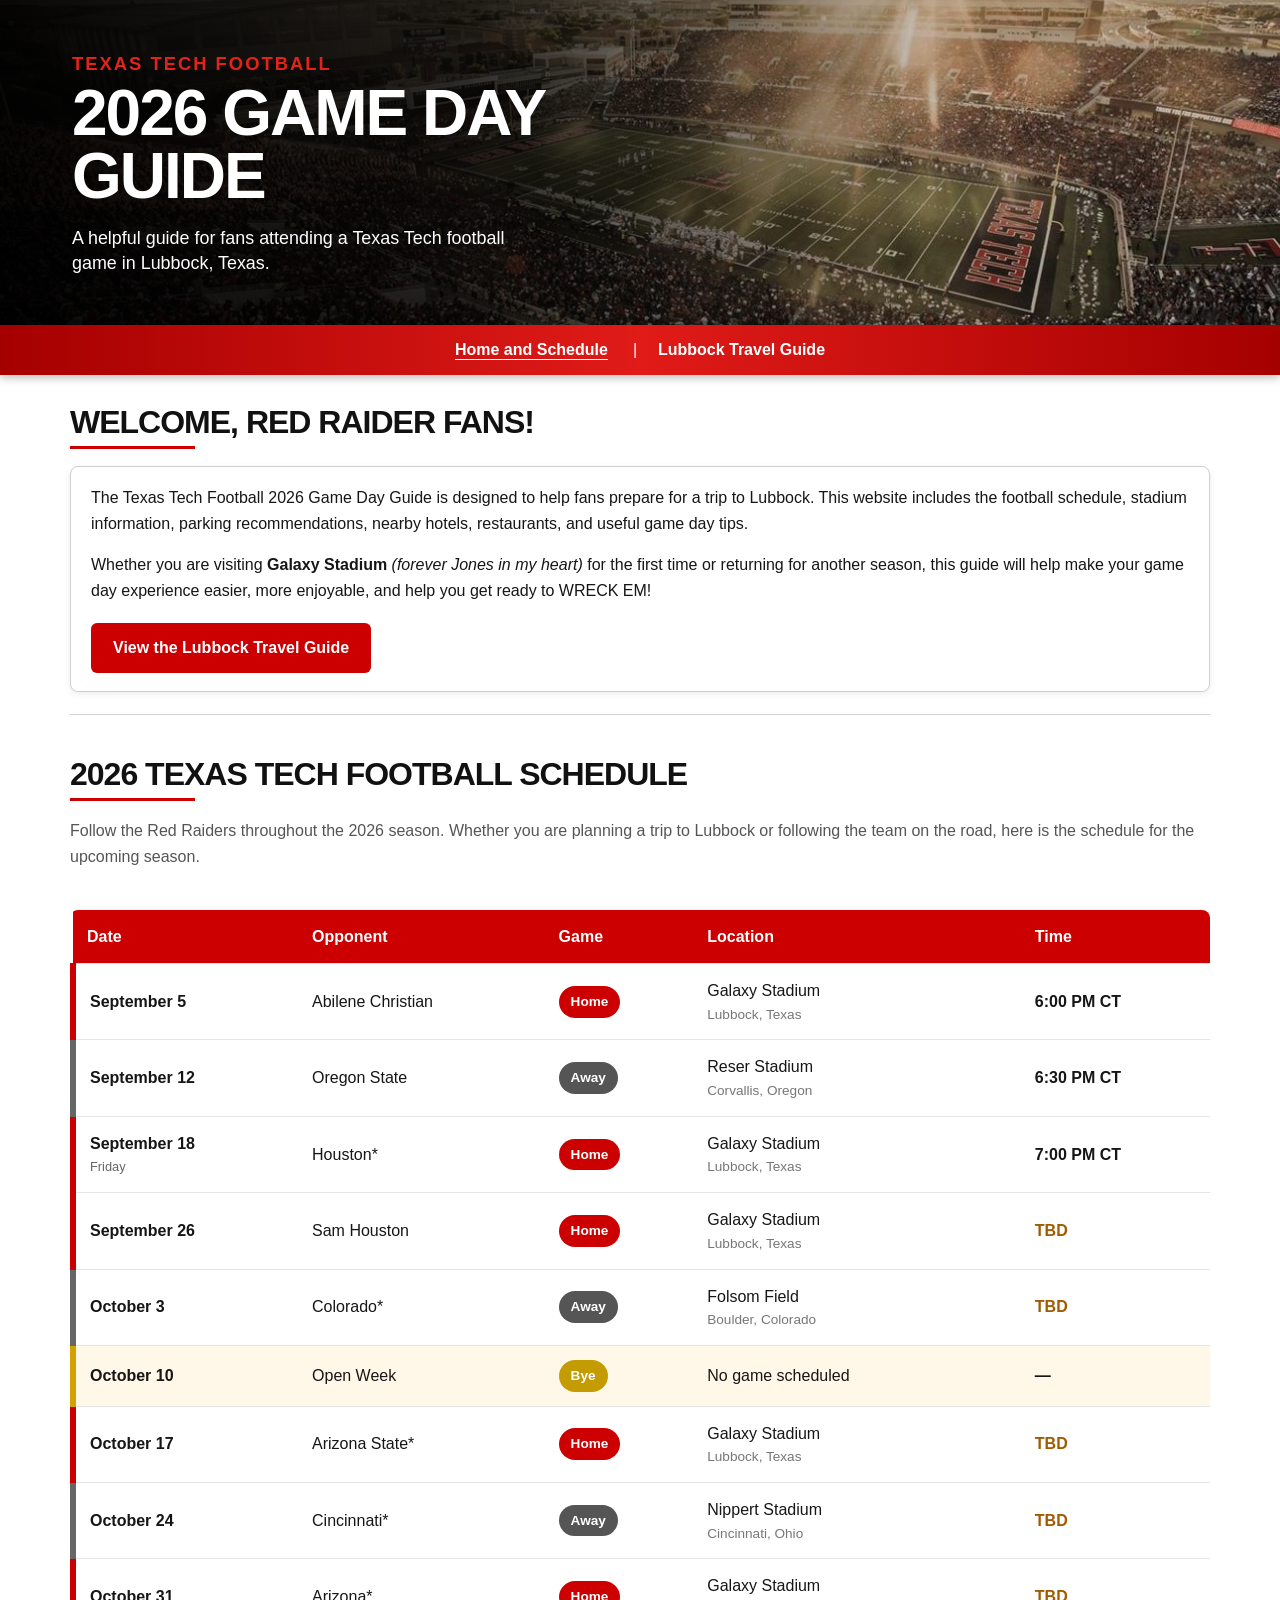
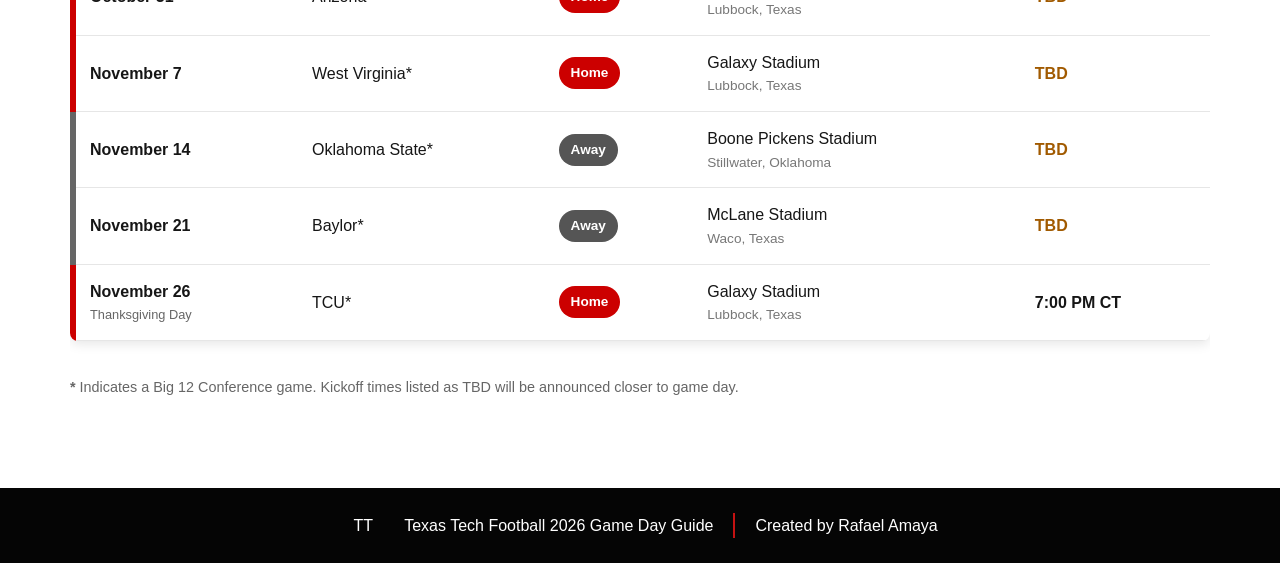
<file: index.html>
<!DOCTYPE html>
<html lang="en">

<head>
    <meta charset="UTF-8">
    <meta name="viewport" content="width=device-width, initial-scale=1.0">

    <title>Texas Tech Football 2026 Game Day Guide</title>

    <link rel="stylesheet" href="style.css">
</head>

<body>

    <header class="travel-header">

        <div class="header-overlay">

            <div class="header-content">

                <p class="site-label">Texas Tech Football</p>

                <h1>
                    2026 Game Day<br>
                    Guide
                </h1>

                <p class="header-description">
                    A helpful guide for fans attending a Texas Tech football game
                    in Lubbock, Texas.
                </p>
 

        </div>

    </header>

    <nav>
        <ul>
            <li>
                <a class="active" href="index.html">
                    Home and Schedule
                </a>
            </li>

            <li>
               <a href="about.html">
    Lubbock Travel Guide
</a>
            </li>
        </ul>
    </nav>

    <main>

        <section class="intro-section">

            <h2>Welcome, Red Raider Fans!</h2>

            <div class="information-card">

                <p>
                    The Texas Tech Football 2026 Game Day Guide is designed to help
                    fans prepare for a trip to Lubbock. This website includes the
                    football schedule, stadium information, parking recommendations,
                    nearby hotels, restaurants, and useful game day tips.
                </p>

                <p class="intro-second-paragraph">
                    Whether you are visiting <strong>Galaxy Stadium</strong>
                    <em>(forever Jones in my heart)</em> for the first time or
                    returning for another season, this guide will help make your
                    game day experience easier, more enjoyable, and help you get ready to WRECK EM! 
                </p>

                <a class="button" href="about.html">
    View the Lubbock Travel Guide
</a>

            </div>

        </section>

        <section class="schedule-section">

            <h2>2026 Texas Tech Football Schedule</h2>

            <p class="section-introduction">
                Follow the Red Raiders throughout the 2026 season. Whether you are
                planning a trip to Lubbock or following the team on the road, here is
                the schedule for the upcoming season.
            </p>

            <div class="table-container">

                <table class="schedule-table">

                    <thead>
                        <tr>
                            <th>Date</th>
                            <th>Opponent</th>
                            <th>Game</th>
                            <th>Location</th>
                            <th>Time</th>
                        </tr>
                    </thead>

                    <tbody>

                        <tr class="home-game">

                            <td class="game-date">
                                September 5
                            </td>

                            <td class="opponent">
                                Abilene Christian
                            </td>

                            <td>
                                <span class="game-label home-label">
                                    Home
                                </span>
                            </td>

                            <td>
                                Galaxy Stadium
                                <br>
                                <span class="location-detail">
                                    Lubbock, Texas
                                </span>
                            </td>

                            <td class="game-time">
                                6:00 PM CT
                            </td>

                        </tr>

                        <tr class="away-game">

                            <td class="game-date">
                                September 12
                            </td>

                            <td class="opponent">
                                Oregon State
                            </td>

                            <td>
                                <span class="game-label away-label">
                                    Away
                                </span>
                            </td>

                            <td>
                                Reser Stadium
                                <br>
                                <span class="location-detail">
                                    Corvallis, Oregon
                                </span>
                            </td>

                            <td class="game-time">
                                6:30 PM CT
                            </td>

                        </tr>

                        <tr class="home-game">

                            <td class="game-date">
                                September 18
                                <span class="day-note">
                                    Friday
                                </span>
                            </td>

                            <td class="opponent">
                                Houston*
                            </td>

                            <td>
                                <span class="game-label home-label">
                                    Home
                                </span>
                            </td>

                            <td>
                                Galaxy Stadium
                                <br>
                                <span class="location-detail">
                                    Lubbock, Texas
                                </span>
                            </td>

                            <td class="game-time">
                                7:00 PM CT
                            </td>

                        </tr>

                        <tr class="home-game">

                            <td class="game-date">
                                September 26
                            </td>

                            <td class="opponent">
                                Sam Houston
                            </td>

                            <td>
                                <span class="game-label home-label">
                                    Home
                                </span>
                            </td>

                            <td>
                                Galaxy Stadium
                                <br>
                                <span class="location-detail">
                                    Lubbock, Texas
                                </span>
                            </td>

                            <td class="game-time tba">
                                TBD
                            </td>

                        </tr>

                        <tr class="away-game">

                            <td class="game-date">
                                October 3
                            </td>

                            <td class="opponent">
                                Colorado*
                            </td>

                            <td>
                                <span class="game-label away-label">
                                    Away
                                </span>
                            </td>

                            <td>
                                Folsom Field
                                <br>
                                <span class="location-detail">
                                    Boulder, Colorado
                                </span>
                            </td>

                            <td class="game-time tba">
                                TBD
                            </td>

                        </tr>

                        <tr class="bye-week">

                            <td class="game-date">
                                October 10
                            </td>

                            <td class="opponent">
                                Open Week
                            </td>

                            <td>
                                <span class="game-label bye-label">
                                    Bye
                                </span>
                            </td>

                            <td>
                                No game scheduled
                            </td>

                            <td class="game-time">
                                &mdash;
                            </td>

                        </tr>

                        <tr class="home-game">

                            <td class="game-date">
                                October 17
                            </td>

                            <td class="opponent">
                                Arizona State*
                            </td>

                            <td>
                                <span class="game-label home-label">
                                    Home
                                </span>
                            </td>

                            <td>
                                Galaxy Stadium
                                <br>
                                <span class="location-detail">
                                    Lubbock, Texas
                                </span>
                            </td>

                            <td class="game-time tba">
                                TBD
                            </td>

                        </tr>

                        <tr class="away-game">

                            <td class="game-date">
                                October 24
                            </td>

                            <td class="opponent">
                                Cincinnati*
                            </td>

                            <td>
                                <span class="game-label away-label">
                                    Away
                                </span>
                            </td>

                            <td>
                                Nippert Stadium
                                <br>
                                <span class="location-detail">
                                    Cincinnati, Ohio
                                </span>
                            </td>

                            <td class="game-time tba">
                                TBD
                            </td>

                        </tr>

                        <tr class="home-game">

                            <td class="game-date">
                                October 31
                            </td>

                            <td class="opponent">
                                Arizona*
                            </td>

                            <td>
                                <span class="game-label home-label">
                                    Home
                                </span>
                            </td>

                            <td>
                                Galaxy Stadium
                                <br>
                                <span class="location-detail">
                                    Lubbock, Texas
                                </span>
                            </td>

                            <td class="game-time tba">
                                TBD
                            </td>

                        </tr>

                        <tr class="home-game">

                            <td class="game-date">
                                November 7
                            </td>

                            <td class="opponent">
                                West Virginia*
                            </td>

                            <td>
                                <span class="game-label home-label">
                                    Home
                                </span>
                            </td>

                            <td>
                                Galaxy Stadium
                                <br>
                                <span class="location-detail">
                                    Lubbock, Texas
                                </span>
                            </td>

                            <td class="game-time tba">
                                TBD
                            </td>

                        </tr>

                        <tr class="away-game">

                            <td class="game-date">
                                November 14
                            </td>

                            <td class="opponent">
                                Oklahoma State*
                            </td>

                            <td>
                                <span class="game-label away-label">
                                    Away
                                </span>
                            </td>

                            <td>
                                Boone Pickens Stadium
                                <br>
                                <span class="location-detail">
                                    Stillwater, Oklahoma
                                </span>
                            </td>

                            <td class="game-time tba">
                                TBD
                            </td>

                        </tr>

                        <tr class="away-game">

                            <td class="game-date">
                                November 21
                            </td>

                            <td class="opponent">
                                Baylor*
                            </td>

                            <td>
                                <span class="game-label away-label">
                                    Away
                                </span>
                            </td>

                            <td>
                                McLane Stadium
                                <br>
                                <span class="location-detail">
                                    Waco, Texas
                                </span>
                            </td>

                            <td class="game-time tba">
                                TBD
                            </td>

                        </tr>

                        <tr class="home-game">

                            <td class="game-date">
                                November 26
                                <span class="day-note">
                                    Thanksgiving Day
                                </span>
                            </td>

                            <td class="opponent">
                                TCU*
                            </td>

                            <td>
                                <span class="game-label home-label">
                                    Home
                                </span>
                            </td>

                            <td>
                                Galaxy Stadium
                                <br>
                                <span class="location-detail">
                                    Lubbock, Texas
                                </span>
                            </td>

                            <td class="game-time">
                                7:00 PM CT
                            </td>

                        </tr>

                    </tbody>

                </table>

            </div>

            <p class="schedule-note">
                <strong>*</strong> Indicates a Big 12 Conference game. Kickoff times
                listed as TBD will be announced closer to game day.
            </p>

        </section>

    </main>

    <footer>

        <div class="footer-logo">
            TT
        </div>

        <p>
            Texas Tech Football 2026 Game Day Guide
        </p>

        <span class="footer-divider"></span>

        <p>
            Created by Rafael Amaya
        </p>

    </footer>

</body>

</html>
</file>
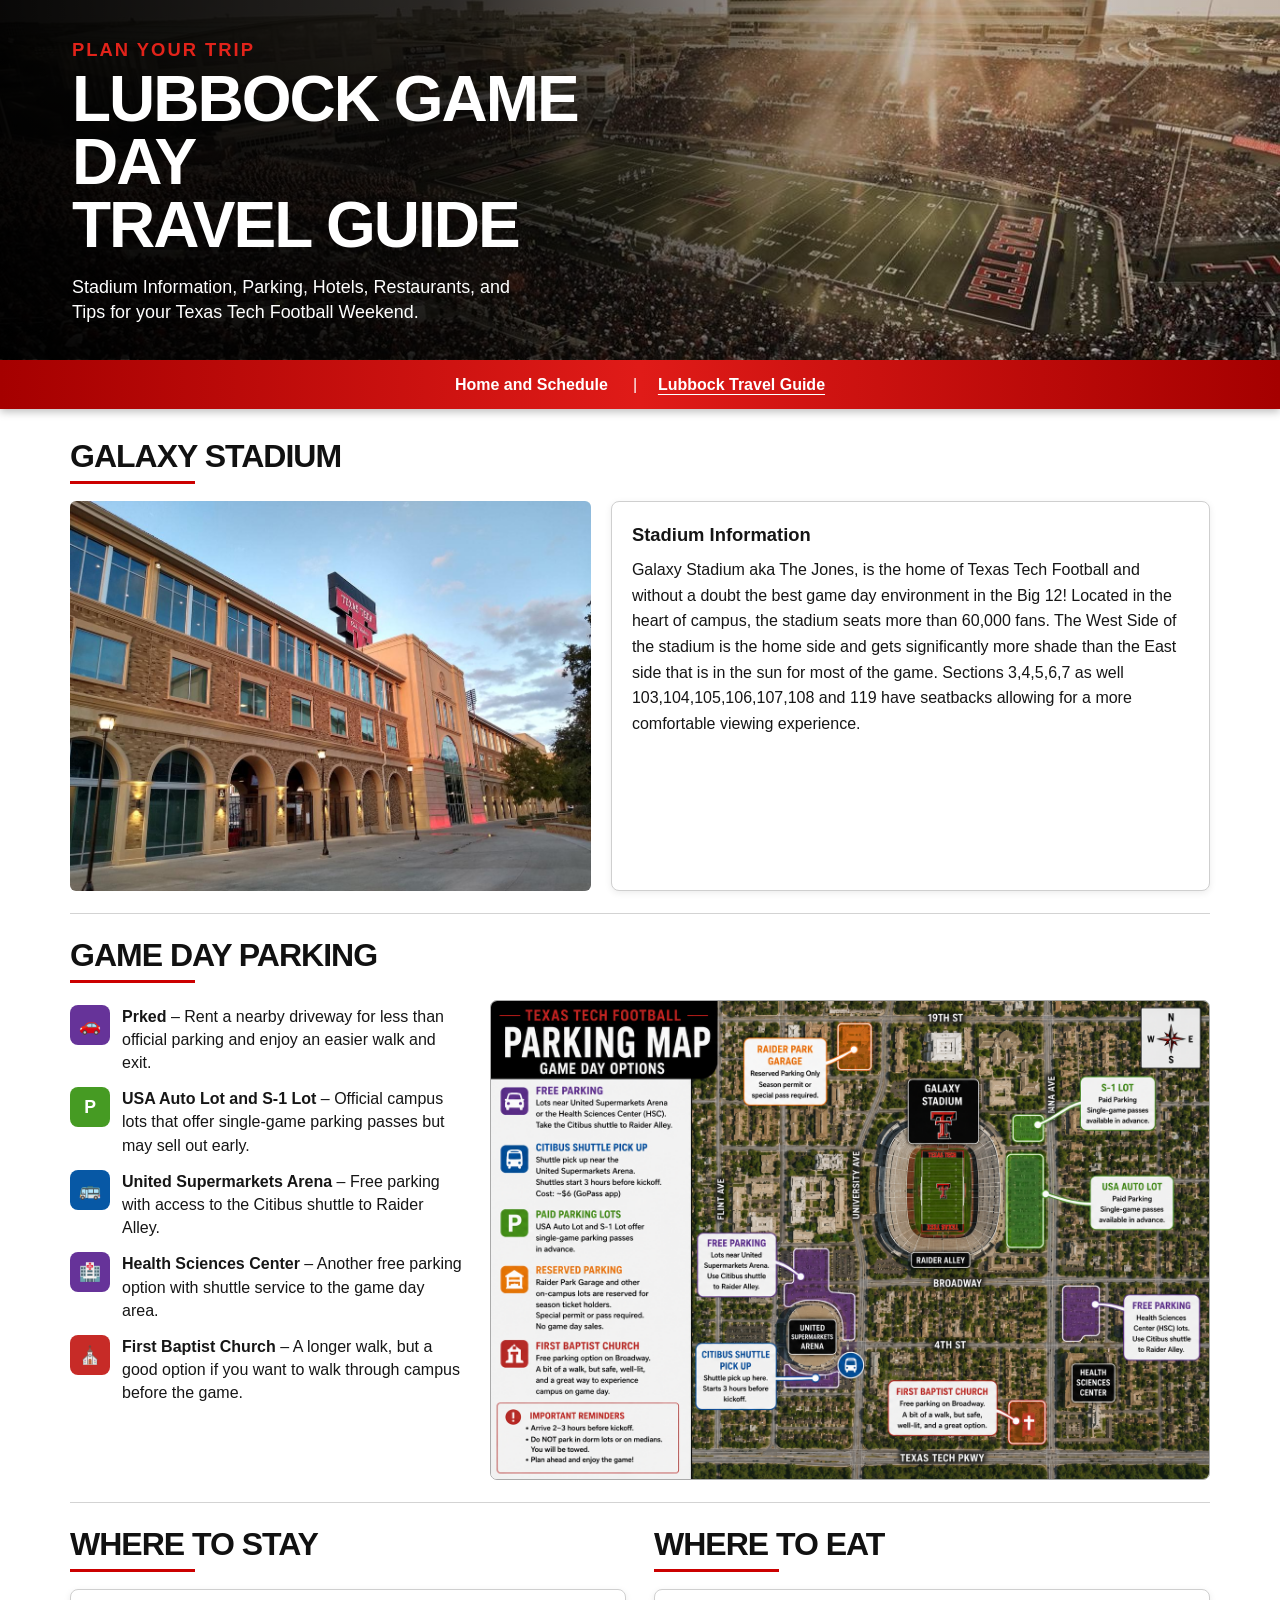
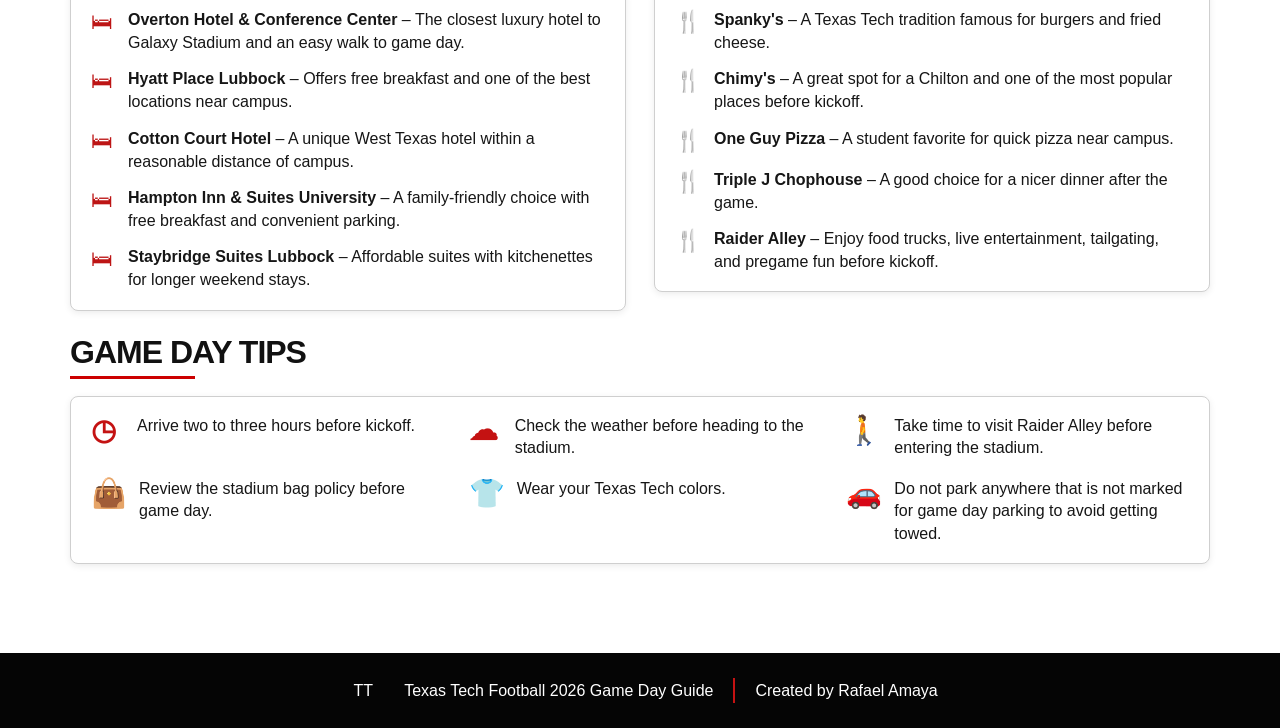
<file: about.html>
<!DOCTYPE html>
<html lang="en">
<head>
    <meta charset="UTF-8">
    <meta name="viewport" content="width=device-width, initial-scale=1.0">

    <title>Lubbock Travel Guide | Texas Tech Football</title>

    <link rel="stylesheet" href="style.css">
</head>

<body>

    <header class="travel-header">
        <div class="header-overlay">
            <div class="header-content">
                <p class="site-label">Plan Your Trip</p>

                <h1>
                    Lubbock Game Day<br>
                    Travel Guide
                </h1>

                <p class="header-description">
                    Stadium Information, Parking, Hotels, Restaurants,
                    and Tips for your Texas Tech Football Weekend.
                </p>
           
    </header>

    <nav>
        <ul>
            <li><a href="index.html">Home and Schedule</a></li>
           <li><a class="active" href="about.html">Lubbock Travel Guide</a></li>
        </ul>
    </nav>

    <main>

        <!-- Stadium Section -->

        <section>
            <h2>Galaxy Stadium</h2>

            <div class="stadium-layout">
                <img
                    class="stadium-image"
                    src="images/stadium-exterior.jpg"
                    alt="Exterior of Galaxy Stadium"
                >

                <div class="information-card">
                    <h3>Stadium Information</h3>

                    <p>
                        Galaxy Stadium aka The Jones, is the home of Texas Tech Football and without a doubt the best game day environment in the Big 12! Located in
                        the heart of campus, the stadium seats more than 60,000 fans. The West Side of the stadium is the home side and gets significantly more shade than the East side that is in the sun for most of the game. Sections 3,4,5,6,7 as well 103,104,105,106,107,108 and 119 have seatbacks allowing for a more comfortable viewing experience.  
                    </p>
                </div>
            </div>
        </section>

        <!-- Parking Section -->

        <section>
            <h2>Game Day Parking</h2>

            <div class="parking-layout">

                <div class="information-card parking-card">
                    <ul class="guide-list parking-list">

                        <li>
                            <span class="list-icon purple">🚗</span>

                            <p>
                                <strong>Prked</strong> – Rent a nearby driveway for
                                less than official parking and enjoy an easier walk
                                and exit.
                            </p>
                        </li>

                        <li>
                            <span class="list-icon green">P</span>

                            <p>
                                <strong>USA Auto Lot and S-1 Lot</strong> – Official
                                campus lots that offer single-game parking passes but
                                may sell out early.
                            </p>
                        </li>

                        <li>
                            <span class="list-icon blue">🚌</span>

                            <p>
                                <strong>United Supermarkets Arena</strong> – Free
                                parking with access to the Citibus shuttle to Raider
                                Alley.
                            </p>
                        </li>

                        <li>
                            <span class="list-icon purple">🏥</span>

                            <p>
                                <strong>Health Sciences Center</strong> – Another
                                free parking option with shuttle service to the
                                game day area.
                            </p>
                        </li>

                        <li>
                            <span class="list-icon red">⛪</span>

                            <p>
                                <strong>First Baptist Church</strong> – A longer walk,
                                but a good option if you want to walk through campus
                                before the game.
                            </p>
                        </li>

                    </ul>
                </div>

                <div class="map-container">
                    <img
                        src="images/texas-tech-parking-map.png"
                        alt="Texas Tech football game day parking map"
                    >
                </div>

            </div>
        </section>

        <!-- Hotels and Food -->

        <div class="two-column-layout">

            <section>
                <h2>Where to Stay</h2>

                <div class="information-card">
                    <ul class="guide-list">

                        <li>
                            <span class="simple-icon">🛏</span>

                            <p>
                                <strong>Overton Hotel &amp; Conference Center</strong>
                                – The closest luxury hotel to Galaxy Stadium and an
                                easy walk to game day.
                            </p>
                        </li>

                        <li>
                            <span class="simple-icon">🛏</span>

                            <p>
                                <strong>Hyatt Place Lubbock</strong> – Offers free
                                breakfast and one of the best locations near campus.
                            </p>
                        </li>

                        <li>
                            <span class="simple-icon">🛏</span>

                            <p>
                                <strong>Cotton Court Hotel</strong> – A unique West
                                Texas hotel within a reasonable distance of campus.
                            </p>
                        </li>

                        <li>
                            <span class="simple-icon">🛏</span>

                            <p>
                                <strong>Hampton Inn &amp; Suites University</strong>
                                – A family-friendly choice with free breakfast and
                                convenient parking.
                            </p>
                        </li>

                        <li>
                            <span class="simple-icon">🛏</span>

                            <p>
                                <strong>Staybridge Suites Lubbock</strong> – Affordable
                                suites with kitchenettes for longer weekend stays.
                            </p>
                        </li>

                    </ul>
                </div>
            </section>

            <section>
                <h2>Where to Eat</h2>

                <div class="information-card">
                    <ul class="guide-list">

                        <li>
                            <span class="simple-icon">🍴</span>

                            <p>
                                <strong>Spanky's</strong> – A Texas Tech tradition
                                famous for burgers and fried cheese.
                            </p>
                        </li>

                        <li>
                            <span class="simple-icon">🍴</span>

                            <p>
                                <strong>Chimy's</strong> – A great spot for a Chilton
                                and one of the most popular places before kickoff.
                            </p>
                        </li>

                        <li>
                            <span class="simple-icon">🍴</span>

                            <p>
                                <strong>One Guy Pizza</strong> – A student favorite
                                for quick pizza near campus.
                            </p>
                        </li>

                        <li>
                            <span class="simple-icon">🍴</span>

                            <p>
                                <strong>Triple J Chophouse</strong> – A good choice
                                for a nicer dinner after the game.
                            </p>
                        </li>

                        <li>
                            <span class="simple-icon">🍴</span>

                            <p>
                                <strong>Raider Alley</strong> – Enjoy food trucks,
                                live entertainment, tailgating, and pregame fun
                                before kickoff.
                            </p>
                        </li>

                    </ul>
                </div>
            </section>

        </div>

        <!-- Game Day Tips -->

        <section>
            <h2>Game Day Tips</h2>

            <div class="information-card tips-card">

                <div class="tip-item">
                    <span>◷</span>
                    <p>Arrive two to three hours before kickoff.</p>
                </div>

                <div class="tip-item">
                    <span>☁</span>
                    <p>Check the weather before heading to the stadium.</p>
                </div>

                <div class="tip-item">
                    <span>🚶</span>
                    <p>Take time to visit Raider Alley before entering the stadium.</p>
                </div>

                <div class="tip-item">
                    <span>👜</span>
                    <p>Review the stadium bag policy before game day.</p>
                </div>

                <div class="tip-item">
                    <span>👕</span>
                    <p>Wear your Texas Tech colors.</p>
                </div>

                <div class="tip-item">
                    <span>🚗</span>
                    <p>
                        Do not park anywhere that is not marked for game day parking
                        to avoid getting towed.
                    </p>
                </div>

            </div>
        </section>

    </main>

    <footer>
        <div class="footer-logo">TT</div>

        <p>Texas Tech Football 2026 Game Day Guide</p>

        <span class="footer-divider"></span>

        <p>Created by Rafael Amaya</p>
    </footer>

</body>
</html>
</file>
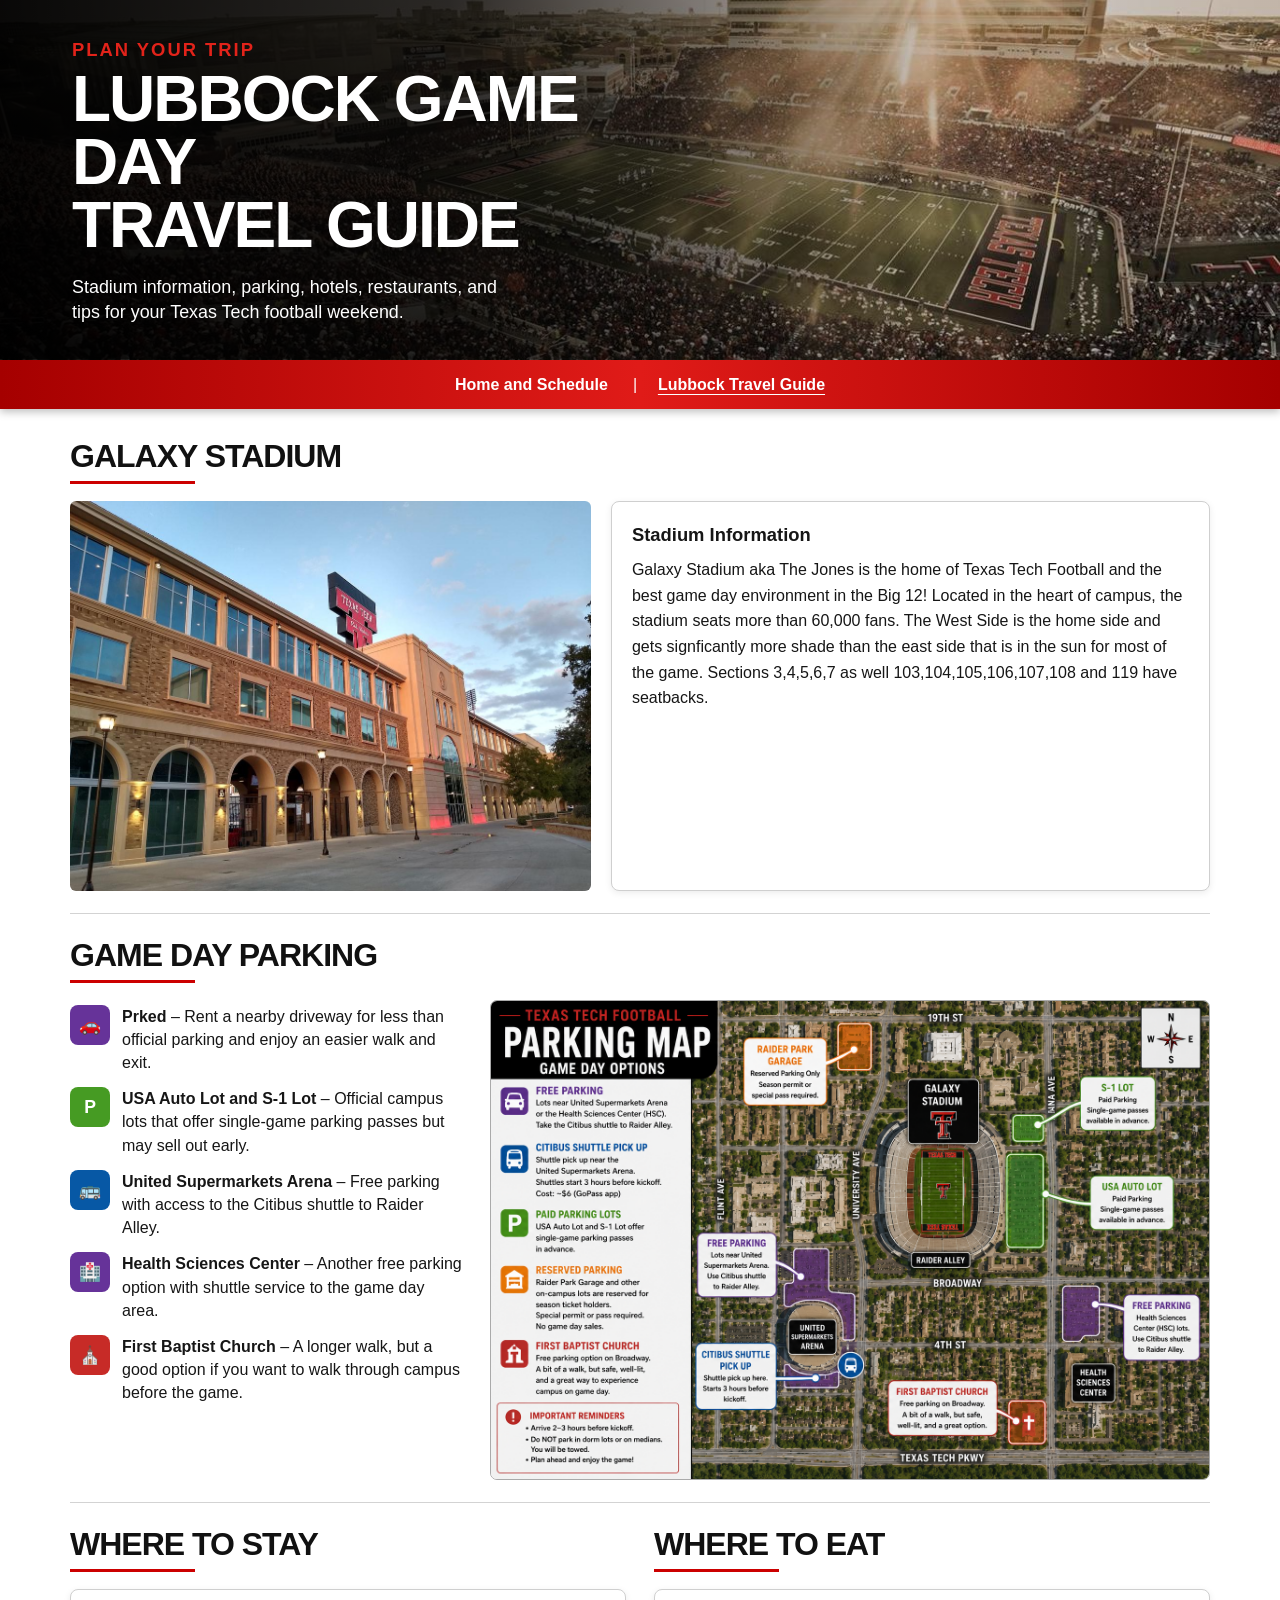
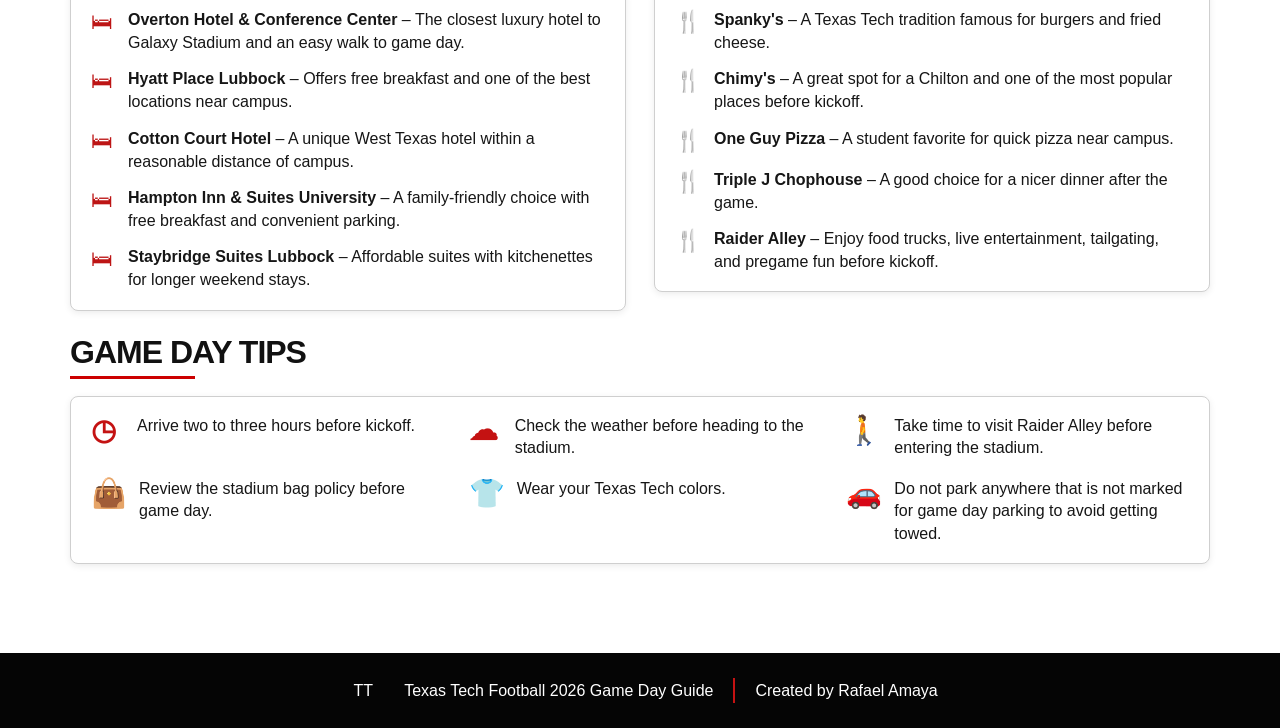
<file: travel-guide.html>
<!DOCTYPE html>
<html lang="en">
<head>
    <meta charset="UTF-8">
    <meta name="viewport" content="width=device-width, initial-scale=1.0">

    <title>Lubbock Travel Guide | Texas Tech Football</title>

    <link rel="stylesheet" href="style.css">
</head>

<body>

    <header class="travel-header">
        <div class="header-overlay">
            <div class="header-content">
                <p class="site-label">Plan Your Trip</p>

                <h1>
                    Lubbock Game Day<br>
                    Travel Guide
                </h1>

                <p class="header-description">
                    Stadium information, parking, hotels, restaurants,
                    and tips for your Texas Tech football weekend.
                </p>
           
    </header>

    <nav>
        <ul>
            <li><a href="index.html">Home and Schedule</a></li>
            <li><a class="active" href="travel-guide.html">Lubbock Travel Guide</a></li>
        </ul>
    </nav>

    <main>

        <!-- Stadium Section -->

        <section>
            <h2>Galaxy Stadium</h2>

            <div class="stadium-layout">
                <img
                    class="stadium-image"
                    src="images/stadium-exterior.jpg"
                    alt="Exterior of Galaxy Stadium"
                >

                <div class="information-card">
                    <h3>Stadium Information</h3>

                    <p>
                        Galaxy Stadium aka The Jones is the home of Texas Tech Football and the best game day environment in the Big 12! Located in
                        the heart of campus, the stadium seats more than 60,000 fans. The West Side is the home side and gets signficantly more shade than the east side that is in the sun for most of the game. Sections 3,4,5,6,7 as well 103,104,105,106,107,108 and 119 have seatbacks. 
                    </p>
                </div>
            </div>
        </section>

        <!-- Parking Section -->

        <section>
            <h2>Game Day Parking</h2>

            <div class="parking-layout">

                <div class="information-card parking-card">
                    <ul class="guide-list parking-list">

                        <li>
                            <span class="list-icon purple">🚗</span>

                            <p>
                                <strong>Prked</strong> – Rent a nearby driveway for
                                less than official parking and enjoy an easier walk
                                and exit.
                            </p>
                        </li>

                        <li>
                            <span class="list-icon green">P</span>

                            <p>
                                <strong>USA Auto Lot and S-1 Lot</strong> – Official
                                campus lots that offer single-game parking passes but
                                may sell out early.
                            </p>
                        </li>

                        <li>
                            <span class="list-icon blue">🚌</span>

                            <p>
                                <strong>United Supermarkets Arena</strong> – Free
                                parking with access to the Citibus shuttle to Raider
                                Alley.
                            </p>
                        </li>

                        <li>
                            <span class="list-icon purple">🏥</span>

                            <p>
                                <strong>Health Sciences Center</strong> – Another
                                free parking option with shuttle service to the
                                game day area.
                            </p>
                        </li>

                        <li>
                            <span class="list-icon red">⛪</span>

                            <p>
                                <strong>First Baptist Church</strong> – A longer walk,
                                but a good option if you want to walk through campus
                                before the game.
                            </p>
                        </li>

                    </ul>
                </div>

                <div class="map-container">
                    <img
                        src="images/texas-tech-parking-map.png"
                        alt="Texas Tech football game day parking map"
                    >
                </div>

            </div>
        </section>

        <!-- Hotels and Food -->

        <div class="two-column-layout">

            <section>
                <h2>Where to Stay</h2>

                <div class="information-card">
                    <ul class="guide-list">

                        <li>
                            <span class="simple-icon">🛏</span>

                            <p>
                                <strong>Overton Hotel &amp; Conference Center</strong>
                                – The closest luxury hotel to Galaxy Stadium and an
                                easy walk to game day.
                            </p>
                        </li>

                        <li>
                            <span class="simple-icon">🛏</span>

                            <p>
                                <strong>Hyatt Place Lubbock</strong> – Offers free
                                breakfast and one of the best locations near campus.
                            </p>
                        </li>

                        <li>
                            <span class="simple-icon">🛏</span>

                            <p>
                                <strong>Cotton Court Hotel</strong> – A unique West
                                Texas hotel within a reasonable distance of campus.
                            </p>
                        </li>

                        <li>
                            <span class="simple-icon">🛏</span>

                            <p>
                                <strong>Hampton Inn &amp; Suites University</strong>
                                – A family-friendly choice with free breakfast and
                                convenient parking.
                            </p>
                        </li>

                        <li>
                            <span class="simple-icon">🛏</span>

                            <p>
                                <strong>Staybridge Suites Lubbock</strong> – Affordable
                                suites with kitchenettes for longer weekend stays.
                            </p>
                        </li>

                    </ul>
                </div>
            </section>

            <section>
                <h2>Where to Eat</h2>

                <div class="information-card">
                    <ul class="guide-list">

                        <li>
                            <span class="simple-icon">🍴</span>

                            <p>
                                <strong>Spanky's</strong> – A Texas Tech tradition
                                famous for burgers and fried cheese.
                            </p>
                        </li>

                        <li>
                            <span class="simple-icon">🍴</span>

                            <p>
                                <strong>Chimy's</strong> – A great spot for a Chilton
                                and one of the most popular places before kickoff.
                            </p>
                        </li>

                        <li>
                            <span class="simple-icon">🍴</span>

                            <p>
                                <strong>One Guy Pizza</strong> – A student favorite
                                for quick pizza near campus.
                            </p>
                        </li>

                        <li>
                            <span class="simple-icon">🍴</span>

                            <p>
                                <strong>Triple J Chophouse</strong> – A good choice
                                for a nicer dinner after the game.
                            </p>
                        </li>

                        <li>
                            <span class="simple-icon">🍴</span>

                            <p>
                                <strong>Raider Alley</strong> – Enjoy food trucks,
                                live entertainment, tailgating, and pregame fun
                                before kickoff.
                            </p>
                        </li>

                    </ul>
                </div>
            </section>

        </div>

        <!-- Game Day Tips -->

        <section>
            <h2>Game Day Tips</h2>

            <div class="information-card tips-card">

                <div class="tip-item">
                    <span>◷</span>
                    <p>Arrive two to three hours before kickoff.</p>
                </div>

                <div class="tip-item">
                    <span>☁</span>
                    <p>Check the weather before heading to the stadium.</p>
                </div>

                <div class="tip-item">
                    <span>🚶</span>
                    <p>Take time to visit Raider Alley before entering the stadium.</p>
                </div>

                <div class="tip-item">
                    <span>👜</span>
                    <p>Review the stadium bag policy before game day.</p>
                </div>

                <div class="tip-item">
                    <span>👕</span>
                    <p>Wear your Texas Tech colors.</p>
                </div>

                <div class="tip-item">
                    <span>🚗</span>
                    <p>
                        Do not park anywhere that is not marked for game day parking
                        to avoid getting towed.
                    </p>
                </div>

            </div>
        </section>

    </main>

    <footer>
        <div class="footer-logo">TT</div>

        <p>Texas Tech Football 2026 Game Day Guide</p>

        <span class="footer-divider"></span>

        <p>Created by Rafael Amaya</p>
    </footer>

</body>
</html>
</file>
<file: style.css>
/* Basic Reset */

* {
    box-sizing: border-box;
    margin: 0;
    padding: 0;
}

html {
    scroll-behavior: smooth;
}

body {
    background-color: #ffffff;
    color: #161616;
    font-family: Arial, Helvetica, sans-serif;
    line-height: 1.6;
}


/* Header */

.travel-header {
    background-image:
        linear-gradient(
            90deg,
            rgba(0, 0, 0, 0.96) 0%,
            rgba(0, 0, 0, 0.82) 35%,
            rgba(0, 0, 0, 0.18) 72%
        ),
        url("images/stadium-hero.jpg");

    background-position: center;
    background-repeat: no-repeat;
    background-size: cover;
    min-height: 325px;
}

.header-overlay {
    align-items: center;
    display: flex;
    justify-content: space-between;
    margin: 0 auto;
    max-width: 1200px;
    min-height: 325px;
    padding: 35px 32px;
}

.header-content {
    max-width: 610px;
}

.site-label {
    color: #e2231a;
    font-size: 1.15rem;
    font-weight: 800;
    letter-spacing: 2px;
    margin-bottom: 4px;
    text-transform: uppercase;
}

.travel-header h1 {
    color: white;
    font-size: clamp(2.5rem, 5vw, 4.5rem);
    font-weight: 900;
    letter-spacing: -2px;
    line-height: 0.98;
    text-transform: uppercase;
}

.header-description {
    color: #ffffff;
    font-size: 1.12rem;
    line-height: 1.4;
    margin-top: 18px;
    max-width: 440px;
}





/* Navigation */

nav {
    background: linear-gradient(90deg, #a50000, #e01b18, #a50000);
    box-shadow: 0 3px 8px rgba(0, 0, 0, 0.25);
}

nav ul {
    display: flex;
    justify-content: center;
    list-style: none;
    margin: 0 auto;
    max-width: 1200px;
}

nav li {
    position: relative;
}

nav li + li::before {
    color: white;
    content: "|";
    left: 0;
    position: absolute;
    top: 12px;
}

nav a {
    color: white;
    display: block;
    font-weight: 700;
    padding: 12px 25px;
    text-decoration: none;
}

nav a:hover,
nav a.active {
    text-decoration: underline;
    text-underline-offset: 4px;
}


/* Main Page */

main {
    margin: 0 auto;
    max-width: 1200px;
    padding: 28px 30px 45px;
}

section {
    border-bottom: 1px solid #d3d3d3;
    margin-bottom: 22px;
    padding-bottom: 22px;
}

section:last-child {
    border-bottom: none;
}

h2 {
    color: #111111;
    font-size: 2rem;
    font-weight: 900;
    letter-spacing: -1px;
    line-height: 1.2;
    margin-bottom: 17px;
    text-transform: uppercase;
}

h2::after {
    background-color: #cc0000;
    content: "";
    display: block;
    height: 3px;
    margin-top: 5px;
    width: 125px;
}

h3 {
    font-size: 1.15rem;
    margin-bottom: 8px;
}


/* Reusable Card */

.information-card {
    background-color: #ffffff;
    border: 1px solid #cfcfcf;
    border-radius: 8px;
    box-shadow: 0 2px 7px rgba(0, 0, 0, 0.08);
    padding: 18px 20px;
}


/* Stadium */

.stadium-layout {
    align-items: stretch;
    display: grid;
    gap: 20px;
    grid-template-columns: 1fr 1.15fr;
}

.stadium-image {
    border-radius: 6px;
    height: 100%;
    min-height: 215px;
    object-fit: cover;
    width: 100%;
}


/* Parking */

.parking-layout {
    align-items: stretch;
    display: grid;
    gap: 25px;
    grid-template-columns: 0.85fr 1.55fr;
}

.parking-card {
    border: none;
    box-shadow: none;
    padding: 5px 0;
}

.map-container {
    align-items: center;
    display: flex;
    justify-content: center;
}

.map-container img {
    border: 1px solid #aaaaaa;
    border-radius: 7px;
    display: block;
    height: auto;
    max-height: 490px;
    object-fit: contain;
    width: 100%;
}


/* Lists */

.guide-list {
    list-style: none;
}

.guide-list li {
    align-items: flex-start;
    display: flex;
    gap: 12px;
    margin-bottom: 13px;
}

.guide-list li:last-child {
    margin-bottom: 0;
}

.guide-list p {
    flex: 1;
    line-height: 1.45;
}

.list-icon {
    align-items: center;
    border-radius: 8px;
    color: white;
    display: flex;
    flex: 0 0 40px;
    font-size: 1.1rem;
    font-weight: 900;
    height: 40px;
    justify-content: center;
    width: 40px;
}

.list-icon.purple {
    background-color: #663399;
}

.list-icon.green {
    background-color: #469b23;
}

.list-icon.blue {
    background-color: #0758a5;
}

.list-icon.red {
    background-color: #c72b27;
}

.simple-icon {
    color: #bd1515;
    flex: 0 0 25px;
    font-size: 1.35rem;
    line-height: 1.3;
}


/* Hotels and Restaurants */

.two-column-layout {
    display: grid;
    gap: 28px;
    grid-template-columns: 1fr 1fr;
}

.two-column-layout section {
    border-bottom: none;
    margin-bottom: 0;
}


/* Game Day Tips */

.tips-card {
    display: grid;
    gap: 18px 35px;
    grid-template-columns: repeat(3, 1fr);
}

.tip-item {
    align-items: flex-start;
    display: flex;
    gap: 12px;
}

.tip-item span {
    color: #c41212;
    flex: 0 0 34px;
    font-size: 1.8rem;
    font-weight: bold;
    line-height: 1.1;
}

.tip-item p {
    line-height: 1.4;
}


/* Footer */

footer {
    align-items: center;
    background-color: #050505;
    color: white;
    display: flex;
    gap: 20px;
    justify-content: center;
    min-height: 75px;
    padding: 14px 25px;
    text-align: center;
}

.footer-logo {
    align-items: center;
    display: flex;
    flex: 0 0 42px;
    height: 42px;
    justify-content: center;
    overflow: hidden;
    width: 42px;
}

.footer-logo img {
    display: block;
    height: 42px;
    max-height: 42px;
    max-width: 42px;
    object-fit: contain;
    width: 42px;
}

.footer-divider {
    background-color: #c51212;
    height: 25px;
    width: 2px;
}


/* Homepage Introduction */

.intro-section {
    margin-bottom: 40px;
}

.intro-second-paragraph {
    margin-top: 16px;
}

.button {
    background: #cc0000;
    border-radius: 6px;
    color: white;
    display: inline-block;
    font-weight: bold;
    margin-top: 20px;
    padding: 12px 22px;
    text-decoration: none;
}

.button:hover {
    background: #a30000;
}


/* Homepage Schedule */

.schedule-section {
    margin-top: 40px;
}

.section-introduction {
    color: #555555;
    margin-bottom: 20px;
}

.table-container {
    overflow-x: auto;
    width: 100%;
}

.schedule-table {
    background: white;
    border-collapse: collapse;
    border-radius: 8px;
    box-shadow: 0 3px 12px rgba(0, 0, 0, 0.1);
    margin: 20px 0;
    min-width: 750px;
    overflow: hidden;
    width: 100%;
}

.schedule-table thead {
    background: #cc0000;
    color: white;
}

.schedule-table th,
.schedule-table td {
    border-bottom: 1px solid #e6e6e6;
    padding: 14px;
    text-align: left;
    vertical-align: middle;
}

.schedule-table tbody tr:hover {
    background: #f8f8f8;
}

.home-game {
    border-left: 6px solid #cc0000;
}

.away-game {
    border-left: 6px solid #666666;
}

.bye-week {
    background: #fff8e8;
    border-left: 6px solid #d4a100;
}

.game-label {
    border-radius: 20px;
    color: white;
    display: inline-block;
    font-size: 0.85rem;
    font-weight: bold;
    padding: 5px 12px;
}

.home-label {
    background: #cc0000;
}

.away-label {
    background: #555555;
}

.bye-label {
    background: #c49b00;
}

.game-date {
    font-weight: bold;
    white-space: nowrap;
}

.day-note {
    color: #666666;
    display: block;
    font-size: 0.8rem;
    font-weight: normal;
}

.location-detail {
    color: #777777;
    display: block;
    font-size: 0.85rem;
}

.game-time {
    font-weight: bold;
    white-space: nowrap;
}

.tba {
    color: #a15a00;
}

.schedule-note {
    color: #666666;
    font-size: 0.9rem;
    margin-top: 15px;
}


/* Tablet */

@media screen and (max-width: 900px) {

    .header-logo {
        flex-basis: 85px;
        height: 85px;
        margin-left: 20px;
        margin-right: 0;
        width: 85px;
    }

    .header-logo img {
        height: 85px;
        max-height: 85px;
        max-width: 85px;
        width: 85px;
    }

    .stadium-layout,
    .parking-layout,
    .two-column-layout {
        grid-template-columns: 1fr;
    }

    .parking-card {
        padding: 0;
    }

    .map-container img {
        max-height: none;
    }

    .tips-card {
        grid-template-columns: repeat(2, 1fr);
    }
}


/* Mobile */

@media screen and (max-width: 600px) {

    .travel-header,
    .header-overlay {
        min-height: 280px;
    }

    .header-overlay {
        align-items: flex-start;
        padding: 28px 20px;
    }

    .header-content {
        max-width: calc(100% - 75px);
    }

    .travel-header h1 {
        font-size: 2.35rem;
    }

    .header-description {
        font-size: 1rem;
    }

    .header-logo {
        flex-basis: 60px;
        height: 60px;
        margin-left: 10px;
        margin-right: 0;
        margin-top: 5px;
        width: 60px;
    }

    .header-logo img {
        height: 60px;
        max-height: 60px;
        max-width: 60px;
        width: 60px;
    }

    nav ul {
        align-items: center;
        flex-direction: column;
    }

    nav li + li::before {
        display: none;
    }

    nav a {
        padding: 8px 15px;
    }

    main {
        padding: 22px 16px 35px;
    }

    h2 {
        font-size: 1.65rem;
    }

    .tips-card {
        grid-template-columns: 1fr;
    }

    .schedule-table th,
    .schedule-table td {
        padding: 11px;
    }

    footer {
        flex-direction: column;
        gap: 7px;
    }

    .footer-logo {
        flex-basis: 36px;
        height: 36px;
        width: 36px;
    }

    .footer-logo img {
        height: 36px;
        max-height: 36px;
        max-width: 36px;
        width: 36px;
    }

    .footer-divider {
        display: none;
    }
}
</file>
